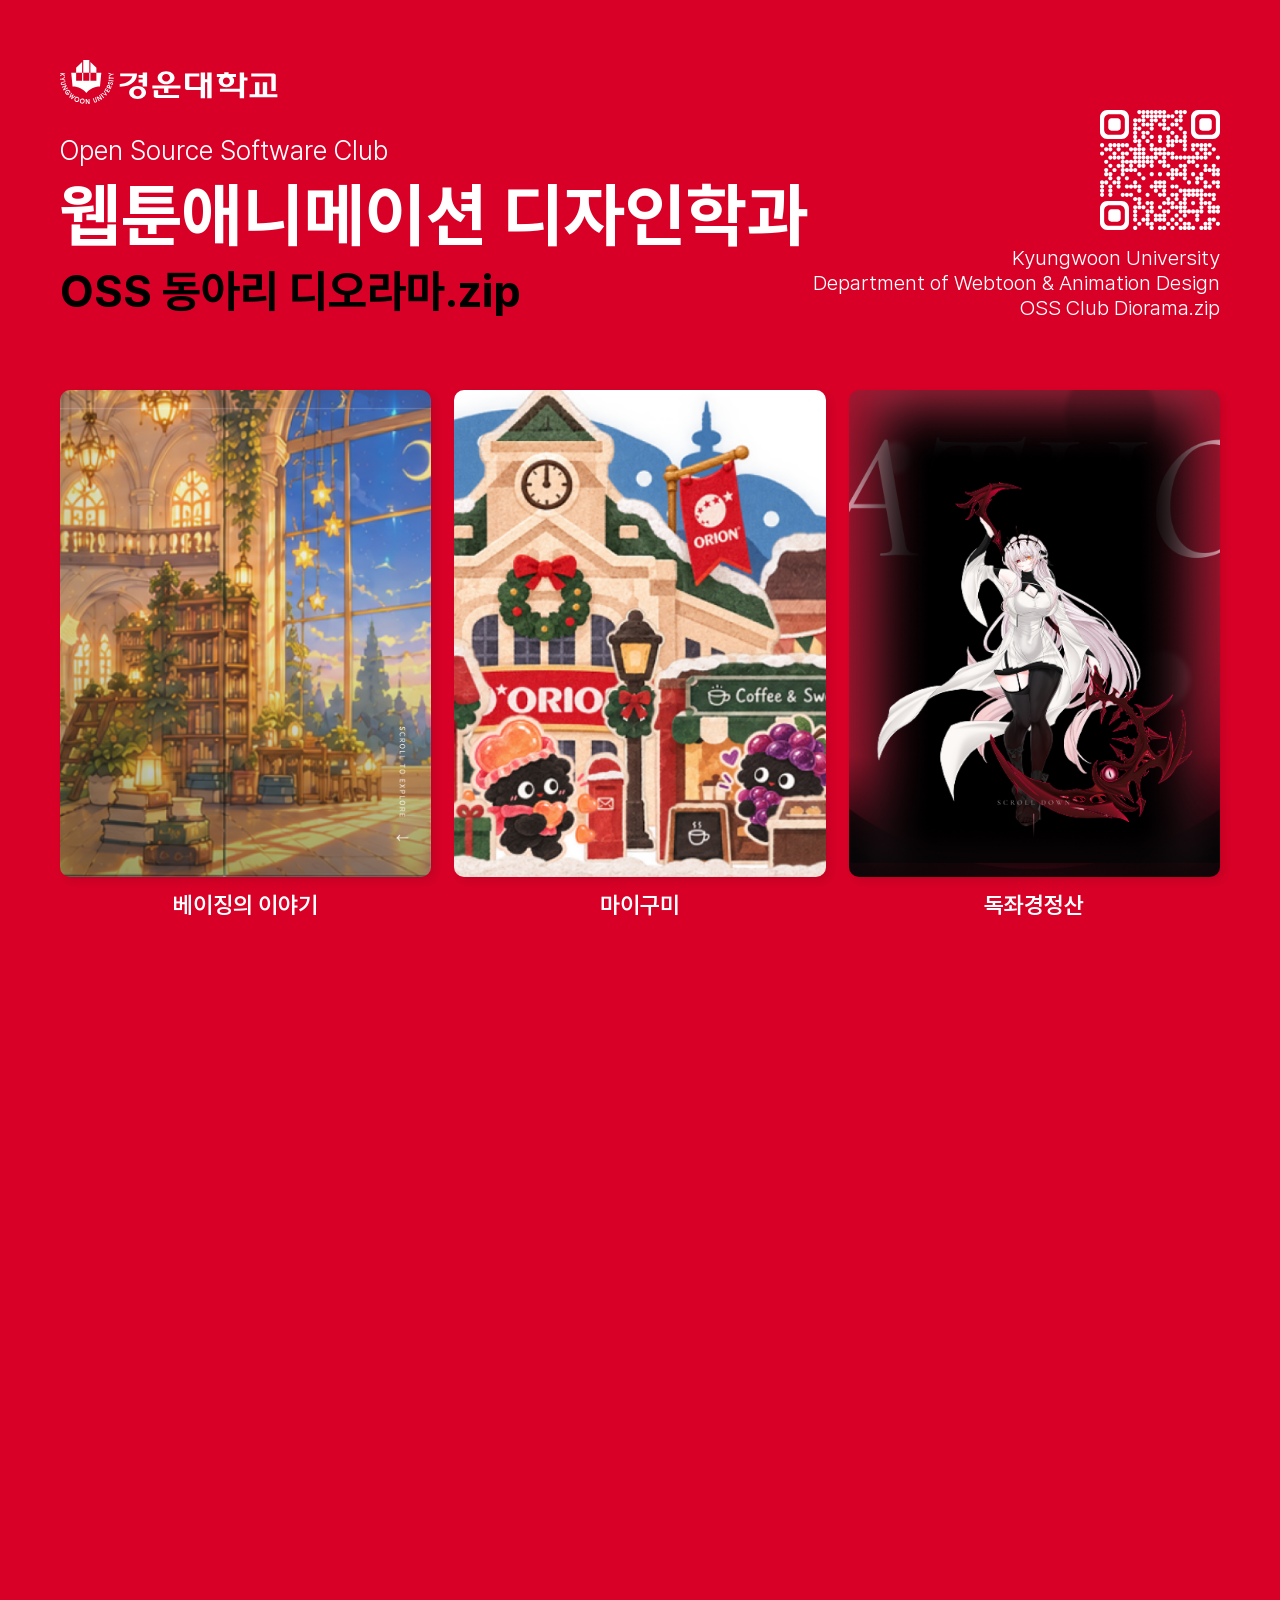
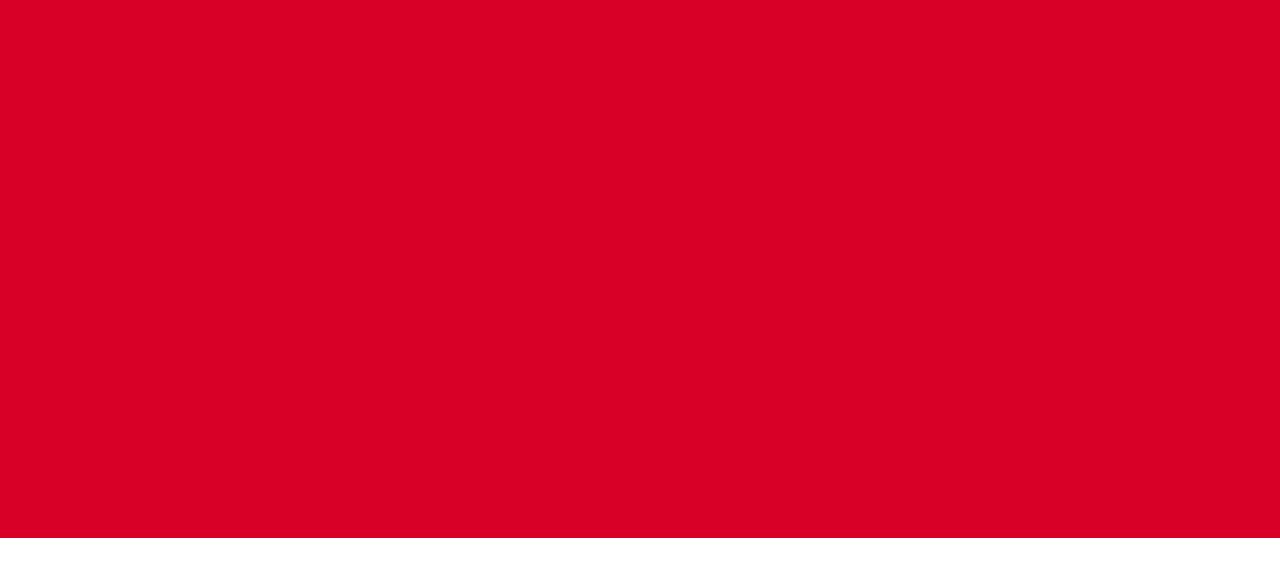
<file: index.html>
<!doctype html>
<html lang="ko">
<head>
<meta charset="utf-8">
<meta name="viewport" id="viewport" content="width=device-width,initial-scale=1.0,maximum-scale=1.0, minimum-scale=1.0,user-scalable=no" />
<meta http-equiv="X-UA-Compatible" content="IE=Edge">
<meta name="format-detection" content="telephone=no">
<meta name="title" content="OSS 동아리 디오라마.zip | 웹툰애니메이션디자인학과 | 경운대학교">
<meta name="description" content="경운대학교 웹툰애니메이션디자인학과 OSS 동아리 디오라마.zip" />
<meta name="keywords" content="경운대학교, 디오라마, 웹툰애니메이션디자인학과, 2026, 지스타, 웹툰, 게임애니메이션, 영상, 동아리" />

<meta property="og:type" content="website">
<meta property="og:title" content="OSS 동아리 디오라마.zip | 웹툰애니메이션디자인학과 | 경운대학교">
<meta property="og:site_name" content="경운대학교">
<meta property="og:url" content="https://ajh9178.github.io/gstar/">
<meta property="og:image" content="https://ajh9178.github.io/gstar/img/marks.jpg">
<meta property="og:description" content="경운대학교 웹툰애니메이션디자인학과 OSS 동아리 디오라마.zip"/>
	
<title>OSS 동아리 디오라마.zip | 웹툰애니메이션디자인학과 | 경운대학교</title>

<link rel="stylesheet" href="css/layout.css">
<link rel="stylesheet" href="css/vendor.css">
<link rel="stylesheet" href="css/style.css">

<script src="js/jquery-1.11.3.min.js"></script>
<script src="js/vendor.js"></script>
	
<link rel="shortcut icon" href="favicon/favicon.ico" type="image/x-icon" />
</head>

<body class="main_only">
	<div class="main_wrap">
		<div class="inner_wrap">
			<div class="main_header_wrap">
				<ul>
					<li class="header_first" data-aos="fade-up">
						<div class="header_logo"><img src="img/logo.svg" alt=""></div>
						<b>Open Source Software Club</b>
						<h2>웹툰애니메이션<br class="only_mobile"> 디자인학과</h2>
						<p>OSS 동아리 디오라마.zip</p>
					</li>
					<li class="header_second" data-aos="fade-up">
						<div class="header_qr"><img src="img/qr.svg" alt=""></div>
						<p>
							Kyungwoon University<br>
							Department of Webtoon &amp; Animation Design<br>
							OSS Club Diorama.zip
						</p>
					</li>
				</ul>
			</div>
			<div class="main_body_wrap">
				<ul class="thumb_list">
					<li data-aos="fade-up">
						<a href="sub/stt.html?img=01">
							<span><img src="img/thum/thum_01.jpg" alt=""></span>
							<b>마이구미</b>
						</a>
					</li>
					<li data-aos="fade-up">
						<a href="sub/stt.html?img=02">
							<span><img src="img/thum/thum_02.jpg" alt=""></span>
							<b>마이구미[중국어]</b>
						</a>
					</li>
					<li data-aos="fade-up">
						<a href="sub/stt.html?img=03">
							<span><img src="img/thum/thum_03.jpg" alt=""></span>
							<b>경복궁 디오라마</b>
						</a>
					</li>
					<li data-aos="fade-up">
						<a href="sub/stt.html?img=04">
							<span><img src="img/thum/thum_04.jpg" alt=""></span>
							<b>우한</b>
						</a>
					</li>
					<li data-aos="fade-up">
						<a href="sub/stt.html?img=05">
							<span><img src="img/thum/thum_05.jpg" alt=""></span>
							<b>시대의 흐름 속 뤄양</b>
						</a>
					</li>
					<li data-aos="fade-up">
						<a href="sub/stt.html?img=06">
							<span><img src="img/thum/thum_06.jpg" alt=""></span>
							<b>고소한 향기</b>
						</a>
					</li>
					<li data-aos="fade-up">
						<a href="sub/stt.html?img=07">
							<span><img src="img/thum/thum_07.jpg" alt=""></span>
							<b>베이징의 이야기</b>
						</a>
					</li>
					<li data-aos="fade-up">
						<a href="sub/stt.html?img=08">
							<span><img src="img/thum/thum_08.jpg" alt=""></span>
							<b>독좌경정산</b>
						</a>
					</li>
					<!--<li data-aos="fade-up">
						<a href="sub/stt.html?img=09">
							<span><img src="img/thum/thum_09.jpg" alt=""></span>
							<b>KING OF THE PITCH</b>
						</a>
					</li>
					<li data-aos="fade-up">
						<a href="sub/stt.html?img=10">
							<span><img src="img/thum/thum_10.jpg" alt=""></span>
							<b>라면 축제 작은 디오라마</b>
						</a>
					</li>
					<li data-aos="fade-up">
						<a href="sub/stt.html?img=11">
							<span><img src="img/thum/thum_11.jpg" alt=""></span>
							<b>죽장리 오층석탑</b>
						</a>
					</li>
					<li data-aos="fade-up">
						<a href="sub/stt.html?img=12">
							<span><img src="img/thum/thum_12.jpg" alt=""></span>
							<b>맛있는구미시12</b>
						</a>
					</li>
					<li data-aos="fade-up">
						<a href="sub/stt.html?img=13">
							<span><img src="img/thum/thum_13.jpg" alt=""></span>
							<b>맛있는구미시13</b>
						</a>
					</li>
					<li data-aos="fade-up">
						<a href="sub/stt.html?img=14">
							<span><img src="img/thum/thum_14.jpg" alt=""></span>
							<b>맛있는구미시14</b>
						</a>
					</li>
					<li data-aos="fade-up">
						<a href="sub/stt.html?img=15">
							<span><img src="img/thum/thum_15.jpg" alt=""></span>
							<b>맛있는구미시15</b>
						</a>
					</li>
					<li data-aos="fade-up">
						<a href="sub/stt.html?img=16">
							<span><img src="img/thum/thum_16.jpg" alt=""></span>
							<b>맛있는구미시16</b>
						</a>
					</li>
					<li data-aos="fade-up">
						<a href="sub/stt.html?img=17">
							<span><img src="img/thum/thum_17.jpg" alt=""></span>
							<b>맛있는구미시17</b>
						</a>
					</li>
					<li data-aos="fade-up">
						<a href="sub/stt.html?img=18">
							<span><img src="img/thum/thum_18.jpg" alt=""></span>
							<b>맛있는구미시18</b>
						</a>
					</li>
					<li data-aos="fade-up">
						<a href="sub/stt.html?img=19">
							<span><img src="img/thum/thum_19.jpg" alt=""></span>
							<b>맛있는구미시19</b>
						</a>
					</li>
					<li data-aos="fade-up">
						<a href="sub/stt.html?img=20">
							<span><img src="img/thum/thum_20.jpg" alt=""></span>
							<b>맛있는구미시20</b>
						</a>
					</li>-->
				</ul>
			</div>
		</div>
	</div>
	
	<script>
        $(document).ready(function() {
			
			/* 백그라운드 컬러 */
            const COLORS = [
				'#474747',
				'#68727B'				
            ];
            const DURATION = 10000;
            let colorIndex = 0;
            function changeBackgroundColor() {
                colorIndex = (colorIndex + 1) % COLORS.length;
                $('.main_wrap').css('background-color', COLORS[colorIndex]);
            }
            setInterval(changeBackgroundColor, DURATION);

			/* 동작 타이머 */
			const IDLE_TIME_LIMIT = 120000;
			let idleTimer;
			const targetUrl = 'index.html';
			function startIdleTimer() {
				clearTimeout(idleTimer);
				idleTimer = setTimeout(redirectToHome, IDLE_TIME_LIMIT);
			}
			function redirectToHome() {
				window.location.href = targetUrl;
			}
			$(document).on('mousemove keydown scroll touchstart touchend', function() {
				startIdleTimer();
			});
			startIdleTimer();

			/* 리스트 순서 랜덤 */
			const $list = $('.thumb_list');
			const $listItems = $list.children('li').get();
			function shuffleArray(array) {
				for (let i = array.length - 1; i > 0; i--) {
					const j = Math.floor(Math.random() * (i + 1));
					[array[i], array[j]] = [array[j], array[i]];
				}
				return array;
			}
			const $shuffledItems = $(shuffleArray($listItems));
			$list.empty().append($shuffledItems);
			
		});
	</script>
	
	<script src="js/common.js"></script>
</body>
</html>
</file>
<file: css/layout.css>
@charset "utf-8";
@import url("fonts.css");

/* reset */
html,body{-webkit-text-size-adjust:100%;font-size:100%; position: relative;}
body,div,dl,dt,dd,ul,ol,li,h1,h2,h3,h4,h5,h6,p,table,th,td,form,fieldset,legend,textarea,input,select,textarea,button,figure,figcaption{margin:0; padding:0; font-family: 'Pretendard', "Malgun Gothic", "맑은 고딕", AppleGothic, Dotum, "돋움", sans-serif; word-wrap: break-word; word-break:keep-all; box-sizing: border-box;}
body{color:#000; overflow-x:hidden; min-width:320px; font-weight: 400;}
fieldset,li,img{border:0;vertical-align:top}
ul,ol{list-style:none}
button{overflow:visible;border:0;background-color:transparent;cursor:pointer}
button::-moz-focus-inner{padding:0;}
input,button{-webkit-appearance:none;-moz-appearance:none;appearance:none}
address,caption,em{font-style:normal}
a,a:focus,a:active,a:hover{color:#333;text-decoration:none}
hr{display:none;}
.blind,legend{overflow:hidden !important; position:absolute !important; top:0 !important; left:0 !important; width:0 !important; height:0 !important; font-size:1px !important; line-height:10px !important; white-space:nowrap !important;}
::-webkit-input-placeholder{color:#999}
::-moz-placeholder{color:#999;opacity:1;}
:-ms-input-placeholder{color:#999}
.h1, .h2, .h3, .h4, .h5, .h6, h1, h2, h3, h4, h5, h6{font-weight: bold;}

.t_l{text-align: left!important;}
.t_r{text-align: right !important;}
.t_c{text-align: center!important;}
</file>
<file: css/style.css>
@charset "utf-8";
/* CSS Document */

.student_list li a, .thumb_infor h4, .thumb_infor p, .thumb_infor b{
	-webkit-transition: all 0.3s cubic-bezier(0.215, 0.610, 0.355, 1.000);
	-moz-transition: all 0.3s cubic-bezier(0.215, 0.610, 0.355, 1.000);
	-o-transition: all 0.3s cubic-bezier(0.215, 0.610, 0.355, 1.000);
	-ms-transition: all 0.3s cubic-bezier(0.215, 0.610, 0.355, 1.000);
	transition: all 0.3s cubic-bezier(0.215, 0.610, 0.355, 1.000);
}


.thumb_list > li > a img{
	-webkit-transition: all 0.5s cubic-bezier(0.215, 0.610, 0.355, 1.000);
	-moz-transition: all 0.5s cubic-bezier(0.215, 0.610, 0.355, 1.000);
	-o-transition: all 0.5s cubic-bezier(0.215, 0.610, 0.355, 1.000);
	-ms-transition: all 0.5s cubic-bezier(0.215, 0.610, 0.355, 1.000);
	transition: all 0.5s cubic-bezier(0.215, 0.610, 0.355, 1.000);
}

.main_wrap{background: #D80027; width: 100%; transition: background-color 2s ease-in-out;}
.main_wrap .inner_wrap{position: relative; padding: 60px;}

.main_header_wrap > ul{display: flex; justify-content: space-between;}
.header_first .header_logo img{width: 100%; max-width: 218px;}
.header_first b{display: block; font-size: 27px; font-weight: 300; color: #fff; margin-top: 30px;}
.header_first h2{font-size: 70px; font-weight: 700; color: #fff; margin-top: 10px; line-height: 1.1;}
.header_first p{font-size: 45px; font-weight: 700; color: #000; margin-top: 10px;}
.header_second{text-align: right; margin-top: 50px;}
.header_second .header_qr{display: inline-block;}
.header_second .header_qr img{width: 100%; max-width: 120px;}
.header_second p{text-align: right; font-size: 21px; font-weight: 300; color: #fff; margin-top: 15px;}

.main_body_wrap{margin-top: 70px;}
.main_body_wrap ul{display: flex;flex-wrap: wrap;}
.main_body_wrap ul li{width: 32%; margin-left: 2%}
.main_body_wrap ul li:nth-child(3n+1){margin-left: 0;}
.main_body_wrap ul li:nth-child(n+4){margin-top: 50px;}
.main_body_wrap ul li a{display: inline-block;}
.main_body_wrap ul li span{display: inline-block; border-radius: 10px; overflow: hidden; box-shadow: 4px 4px 10px rgba(0, 0, 0, 0.1); margin-bottom: 10px;}
.main_body_wrap ul li b{display: block; font-size: 23px; color: #fff; font-weight: 600; text-align: center;}
.main_body_wrap ul li img{width: 100%;}



/* Sub */
.sub-detail img{width: 100%;}

.back_go, .back_go:active{position:fixed; z-index:20; left:50px; top:58px; width:82px; height:82px; background:url(../img/back.svg) center no-repeat #D80027; background-size:contain; box-shadow: 2px 2px 10px rgba(0, 0, 0, 0.4); border-radius: 50%;}
.top_go, .top_go:active{position:fixed; z-index:20; right:50px; bottom:58px; width:82px; height:82px; background:url(../img/top.png) center no-repeat #fff; background-size:contain; display:none; box-shadow: 2px 2px 10px rgba(0, 0, 0, 0.4); border-radius: 50%;}

.only_pc{display: block;}
.only_mobile{display: none;}

@media all and (max-width:960px) {
	.main_wrap .inner_wrap{padding: 30px 3%;}
	
	.header_first .header_logo img{max-width: 160px;}
	.header_first b{font-size: 25px; margin-top: 20px;}
	.header_first h2{font-size: 50px;}
	.header_first p{font-size: 35px;}
	
	.header_second{text-align: right; margin-top: 30px;}
	.header_second .header_qr img{width: 100%; max-width: 90px;}
	.header_second p{font-size: 15px; margin-top: 10px;}
	
}

@media all and (max-width:768px) {	
	.main_body_wrap{margin-top: 50px;}
	.main_body_wrap ul li{width: 49%;}
	.main_body_wrap ul li:nth-child(3n+1){margin-left: 2%;}
	.main_body_wrap ul li:nth-child(2n+1){margin-left: 0;}
	.main_body_wrap ul li:nth-child(n+3){margin-top: 30px;}
	.main_body_wrap ul li span{margin-bottom: 5px;}
	.main_body_wrap ul li b{font-size: 19px;}
	
	.back_go, .back_go:active{left:2%; top:20px; width:50px; height:50px;}
	.top_go, .top_go:active{right:2%; bottom:20px; width:50px; height:50px;}
	
	.only_pc{display: none;}
	.only_mobile{display: block;}
}

@media all and (max-width:600px) {
	.main_header_wrap > ul{flex-wrap: wrap;}
	.main_header_wrap > ul > li{width: 100%;}
	.main_header_wrap > ul > li:nth-child(2){display: none;}
}

@media all and (max-width:480px) {
	.main_wrap .inner_wrap{padding: 30px 3%;}
	
	.header_first .header_logo img{max-width: 140px;}
	.header_first b{font-size: 21px; margin-top: 20px;}
	.header_first h2{font-size: 45px;}
	.header_first p{font-size: 27px;}
	
	/*
	.main_body_wrap{margin-top: 40px;}
	.main_body_wrap ul li{width: 100%;}
	.main_body_wrap ul li:nth-child(3n+1){margin-left: 2%;}
	.main_body_wrap ul li:nth-child(2n+1){margin-left: 2%;}
	.main_body_wrap ul li:nth-child(n+2){margin-top: 40px;}
	.main_body_wrap ul li span{margin-bottom: 10px;}
	.main_body_wrap ul li b{font-size: 19px;}
	*/
}
</file>
